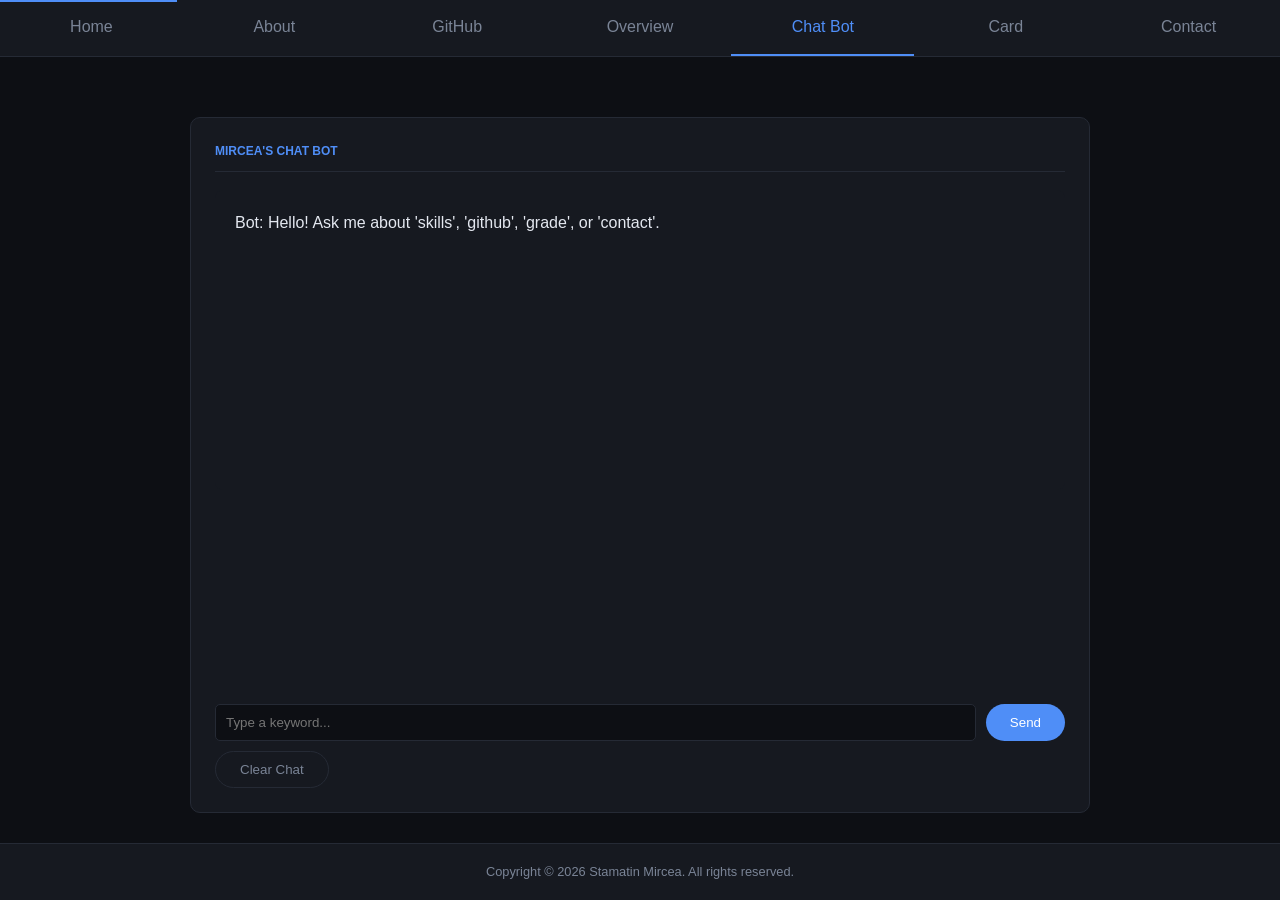
<file: chatbot.html>
<!doctype html>
<html lang="en">
  <head>
    <meta charset="UTF-8" />
    <meta name="viewport" content="width=device-width, initial-scale=1.0" />
    <link rel="stylesheet" href="./css/style.css" />
    <title>AI Chat – Stamatin Mircea</title>
  </head>
  <body>
    <a href="#main-content" class="skip-link">Skip to main content</a>

    <header>
      <nav aria-label="main navigation">
        <ul>
          <li><a href="index.html">Home</a></li>
          <li><a href="about.html">About</a></li>
          <li><a href="github.html">GitHub</a></li>
          <li><a href="overview.html">Overview</a></li>
          <li><a href="chatbot.html" class="active">Chat Bot</a></li>
          <li><a href="card.html">Card</a></li>
          <li><a href="contact.html">Contact</a></li>
        </ul>
      </nav>
    </header>

    <main
      id="main-content"
      class="cv-section page-center"
      style="height: calc(100vh - 204.06px); margin-top: 60px;display: flex; flex-direction: column;justify-content: space-between;"
    >
  <div class="chatbot-top">
      <h2>Mircea's Chat Bot</h2>
      <div
        id="chat-window"
        style="
          height: 300px;
          overflow-y: auto;
          background: #161920;
          padding: 20px;
          border-radius: 8px;
          margin-bottom: 10px;
          margin-top: 10px;
        "
      >
        <div class="bot-msg">
          Bot: Hello! Ask me about 'skills', 'github', 'grade', or 'contact'.
        </div>
      </div>
      </div>
      <div class="chatbot-bot">
      <form id="chat-form" style="display: flex; gap: 10px">
        <input
          type="text"
          id="user-input"
          placeholder="Type a keyword..."
          style="
            flex: 1;
            padding: 10px;
            border-radius: 5px;
            border: 1px solid #252a35;
            background: #0d0f14;
            color: white;
          "
        />
        <button type="submit" class="submit-btn">Send</button>
      </form>
      <button id="clear-btn" class="reset-btn" style="margin-top: 10px">
        Clear Chat
      </button>
      </div>
    </main>

    <footer>
      <p>Copyright &copy; 2026 Stamatin Mircea. All rights reserved.</p>
    </footer>
    <script src="./javascript/chatbot.js"></script>
  </body>
</html>
</file>
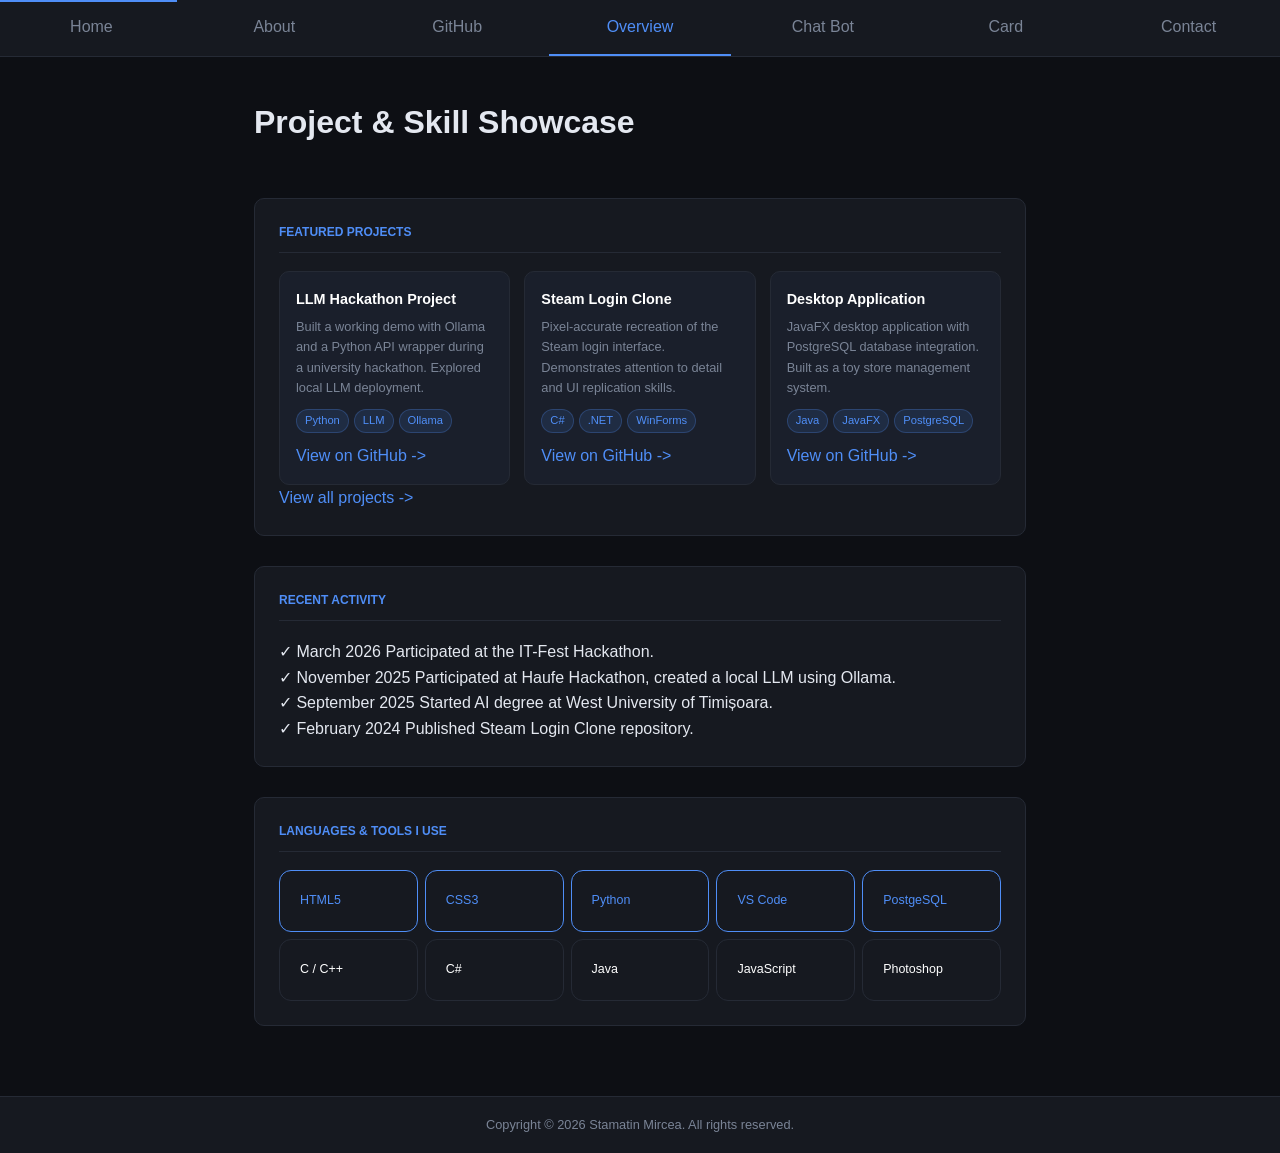
<file: overview.html>
<!doctype html>
<html lang="en">
  <head>
    <meta charset="UTF-8" />
    <meta name="viewport" content="width=device-width, initial-scale=1.0" />
    <link rel="stylesheet" href="./css/style.css" />
    <title>Project Overview - Mircea</title>
    <style>
      /* Internal CSS requirement */
      .overview-container {
        padding: 40px 5%;
      }

      /* CSS GRID for the 4-card layout */
      .grid-layout {
        display: grid;
        grid-template-columns: repeat(auto-fit, minmax(250px, 1fr));
        gap: 20px;
        margin-top: 30px;
      }

      .card {
        background: #161920;
        border: 1px solid #252a35;
        padding: 20px;
        border-radius: 12px;
        display: flex; /* Flexbox for card internal content */
        flex-direction: column;
        justify-content: space-between;
      }

      /* Styling one card differently (Requirement) */
      .card.featured {
        border: 2px solid #4f8ef7;
        box-shadow: 0 0 15px rgba(79, 142, 247, 0.3);
      }

      /* Media Query (Requirement) */
      @media (max-width: 600px) {
        .grid-layout {
          grid-template-columns: 1fr;
        }
        h1 {
          font-size: 1.5rem;
        }
      }
    </style>
  </head>
  <body>
    <a href="#main-content" class="skip-link">Skip to main content</a>

    <header>
      <nav aria-label="main navigation">
        <ul>
          <li><a href="index.html">Home</a></li>
          <li><a href="about.html">About</a></li>
          <li><a href="github.html">GitHub</a></li>
          <li><a href="overview.html" class="active">Overview</a></li>
          <li><a href="chatbot.html">Chat Bot</a></li>
          <li><a href="card.html">Card</a></li>
          <li><a href="contact.html">Contact</a></li>
        </ul>
      </nav>
    </header>
    <main id="main-content" class="overview-container page-center">
      <h1>Project & Skill Showcase</h1>
      <section class="cv-section" style="margin-top: 50px">
        <h2>Featured Projects</h2>
        <div class="cards-grid">
          <article class="project-card">
            <h3>LLM Hackathon Project</h3>
            <p>
              Built a working demo with Ollama and a Python API wrapper during a
              university hackathon. Explored local LLM deployment.
            </p>
            <div class="tags">
              <span class="tag">Python</span>
              <span class="tag">LLM</span>
              <span class="tag">Ollama</span>
            </div>
            <a href="https://github.com/MissingMirkea/HaufeInternship2025"
              >View on GitHub -></a
            >
          </article>

          <article class="project-card">
            <h3>Steam Login Clone</h3>
            <p>
              Pixel-accurate recreation of the Steam login interface.
              Demonstrates attention to detail and UI replication skills.
            </p>
            <div class="tags">
              <span class="tag">C#</span>
              <span class="tag">.NET</span>
              <span class="tag">WinForms</span>
            </div>
            <a href="https://github.com/MissingMirkea/SteamLabel"
              >View on GitHub -></a
            >
          </article>

          <article class="project-card">
            <h3>Desktop Application</h3>
            <p>
              JavaFX desktop application with PostgreSQL database integration.
              Built as a toy store management system.
            </p>
            <div class="tags">
              <span class="tag">Java</span>
              <span class="tag">JavaFX</span>
              <span class="tag">PostgreSQL</span>
            </div>
            <a href="https://github.com/MissingMirkea/ToyStore"
              >View on GitHub -></a
            >
          </article>
        </div>
        <div class="section-footer">
          <a href="github.html" class="link">View all projects -></a>
        </div>
      </section>

      <section class="cv-section">
        <h2>Recent Activity</h2>
        <div class="activity-list">
          <div class="activity-item">
            <span class="activity-date">✓ March 2026</span>
            <span class="activity-desc"
              >Participated at the IT-Fest Hackathon.</span
            >
          </div>
          <div class="activity-item">
            <span class="activity-date">✓ November 2025</span>
            <span class="activity-desc"
              >Participated at Haufe Hackathon, created a local LLM using
              Ollama.</span
            >
          </div>
          <div class="activity-item">
            <span class="activity-date">✓ September 2025</span>
            <span class="activity-desc"
              >Started AI degree at West University of Timișoara.</span
            >
          </div>
          <div class="activity-item">
            <span class="activity-date">✓ February 2024</span>
            <span class="activity-desc"
              >Published Steam Login Clone repository.</span
            >
          </div>
        </div>
      </section>

      <section class="cv-section">
        <h2>Languages & Tools I Use</h2>
        <div class="skills">
          <span class="card accent">HTML5</span>
          <span class="card accent">CSS3</span>
          <span class="card accent">Python</span>
          <span class="card accent">VS Code</span>
          <span class="card accent">PostgeSQL</span>
          <span class="card">C / C++</span>
          <span class="card">C#</span>
          <span class="card">Java</span>
          <span class="card">JavaScript</span>
          <span class="card">Photoshop</span>
        </div>
      </section>
    </main>
    <footer>
      <p>Copyright &copy; 2026 Stamatin Mircea. All rights reserved.</p>
    </footer>
  </body>
</html>
</file>
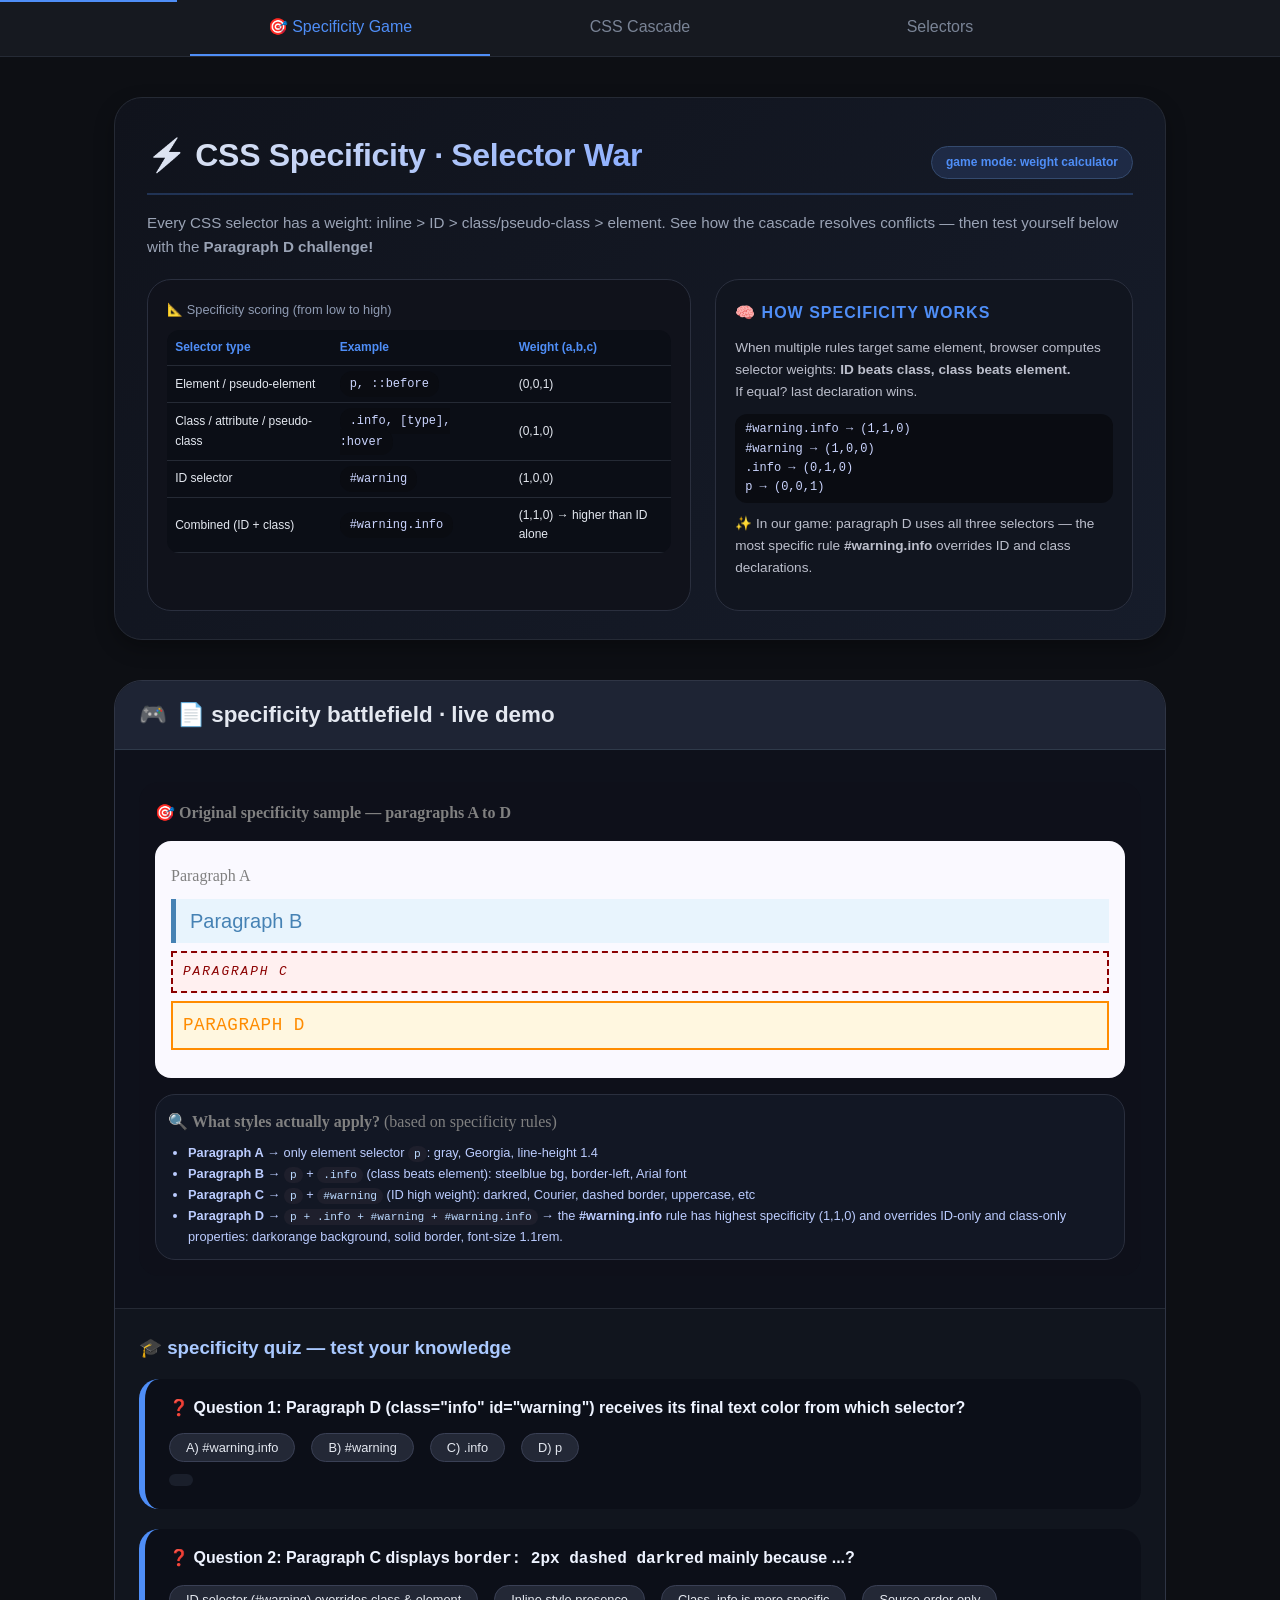
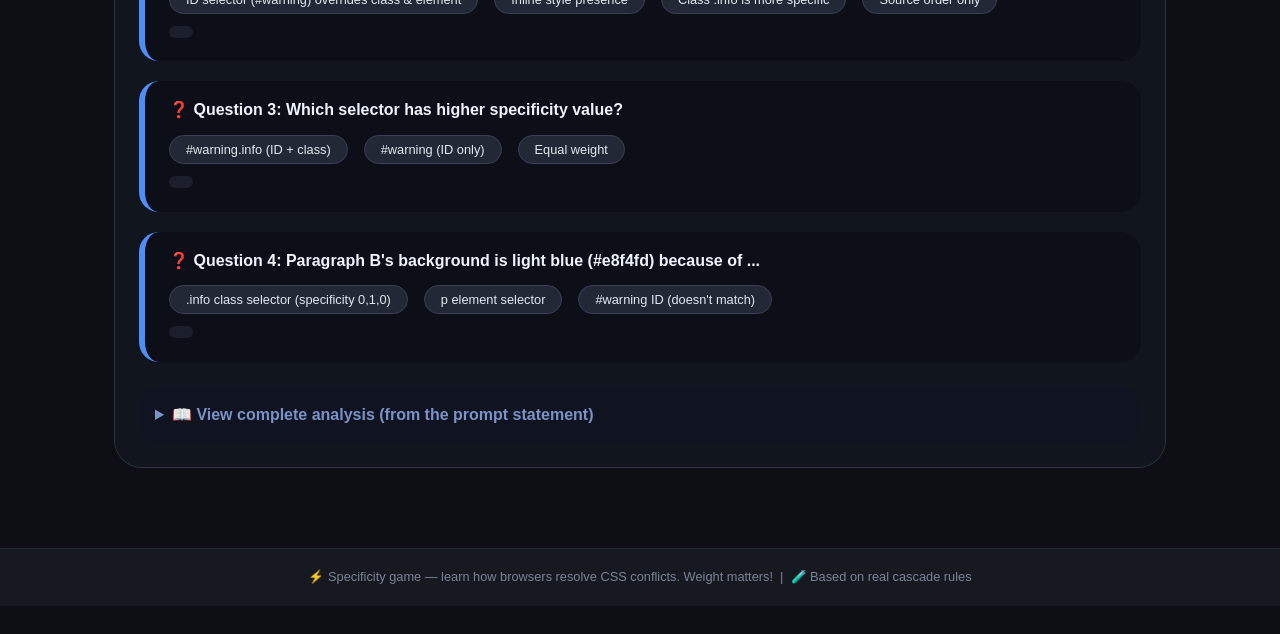
<file: specifity.html>
<!DOCTYPE html>
<html lang="en">
<head>
  <meta charset="UTF-8">
  <meta name="viewport" content="width=device-width, initial-scale=1.0, viewport-fit=cover">
  <title>Specificity Game · CSS cascade & selector weight</title>
  <style>
    * {
      margin: 0;
      padding: 0;
      box-sizing: border-box;
    }

    body {
      font-family: Verdana, sans-serif;
      background-color: #0d0f14;
      color: #e4e8f0;
      line-height: 1.6;
      min-height: 100vh;
      padding-bottom: 2rem;
    }

    a {
      color: #4f8ef7;
      text-decoration: none;
    }
    a:hover {
      text-decoration: underline;
    }

    .skip-link {
      position: absolute;
      top: -40px;
      left: 0;
      background: #4f8ef7;
      color: white;
      padding: 8px 16px;
      z-index: 100;
    }
    .skip-link:focus {
      top: 0;
    }

    header {
      position: sticky;
      top: 0;
      background-color: #161920;
      border-bottom: 1px solid #252a35;
      z-index: 50;
    }
    nav ul {
      list-style: none;
      display: flex;
      max-width: 900px;
      margin: 0 auto;
    }
    nav ul li {
      flex: 1;
      text-align: center;
    }
    nav ul li a {
      display: block;
      padding: 14px 0;
      color: #7a8496;
      border-bottom: 2px solid transparent;
      font-weight: 500;
      transition: 0.2s;
    }
    nav ul li a:hover,
    nav ul li a.active {
      color: #4f8ef7;
      border-bottom: 2px solid #4f8ef7;
      text-decoration: none;
    }

    main {
      max-width: 1100px;
      margin: 0 auto;
      padding: 40px 24px;
    }

    .specificity-hero {
      background: linear-gradient(135deg, #10131c 0%, #161c2a 100%);
      border-radius: 28px;
      border: 1px solid #252a35;
      padding: 2rem 2rem 1.8rem 2rem;
      margin-bottom: 2.5rem;
      box-shadow: 0 8px 20px rgba(0,0,0,0.3);
    }
    .spec-title {
      display: flex;
      align-items: baseline;
      flex-wrap: wrap;
      justify-content: space-between;
      gap: 1rem;
      margin-bottom: 1rem;
      border-bottom: 2px solid #4f8ef740;
      padding-bottom: 0.75rem;
    }
    .spec-title h1 {
      font-size: 2rem;
      background: linear-gradient(135deg, #e4e8f0, #8aadff);
      background-clip: text;
      -webkit-background-clip: text;
      color: transparent;
      letter-spacing: -0.3px;
    }
    .spec-badge {
      background: #1e2a45;
      border-radius: 40px;
      padding: 6px 14px;
      font-size: 0.75rem;
      font-weight: bold;
      color: #4f8ef7;
      border: 1px solid #344a6e;
    }
    .spec-intro {
      color: #9aa3b5;
      margin-bottom: 1rem;
      font-size: 0.95rem;
    }
    .specificity-grid {
      display: flex;
      flex-wrap: wrap;
      gap: 24px;
      margin-top: 20px;
    }
    .game-preview {
      flex: 2;
      min-width: 260px;
      background: #10121b;
      border-radius: 24px;
      border: 1px solid #2a2f3e;
      padding: 1.2rem;
    }
    .rule-explanation {
      flex: 1.5;
      min-width: 240px;
      background: #11151f;
      border-radius: 24px;
      border: 1px solid #2a2f3e;
      padding: 1.2rem;
    }
    .rule-explanation h3 {
      color: #4f8ef7;
      font-size: 1rem;
      text-transform: uppercase;
      letter-spacing: 1px;
      margin-bottom: 12px;
    }
    .rule-explanation p {
      font-size: 0.85rem;
      color: #bcbfcc;
      margin-bottom: 12px;
    }
    .spec-table {
      width: 100%;
      border-collapse: collapse;
      font-size: 0.75rem;
      background: #0b0e16;
      border-radius: 12px;
      overflow: hidden;
    }
    .spec-table th, .spec-table td {
      padding: 8px 8px;
      border-bottom: 1px solid #252a35;
      text-align: left;
    }
    .spec-table th {
      color: #4f8ef7;
      font-weight: 600;
    }
    .code-sample {
      background: #0a0c12;
      padding: 6px 10px;
      border-radius: 12px;
      font-family: 'Courier New', monospace;
      font-size: 0.75rem;
      color: #cbd5ff;
    }

    .specificity-game-card {
      background: #161920;
      border-radius: 28px;
      border: 1px solid #2f3545;
      overflow: hidden;
      margin-top: 2rem;
    }
    .game-header {
      background: #1e2434;
      padding: 1rem 1.5rem;
      border-bottom: 1px solid #2f3a4a;
    }
    .game-header h2 {
      font-size: 1.4rem;
      font-weight: 600;
      display: flex;
      align-items: center;
      gap: 10px;
    }
    .game-header h2:before {
      content: "🎮";
      font-size: 1.4rem;
    }
    .demo-box {
      padding: 2rem 1.5rem;
      background: #0e111b;
      border-bottom: 1px solid #252a35;
    }
    .question-panel {
      padding: 1.5rem;
      background: #11151e;
    }
    .question-item {
      background: #0c0f18;
      border-radius: 20px;
      padding: 1rem 1.5rem;
      margin-bottom: 20px;
      border-left: 6px solid #4f8ef7;
    }
    .question-text {
      font-weight: bold;
      margin-bottom: 12px;
      font-size: 1rem;
      color: #eef3ff;
    }
    .answer-area {
      display: flex;
      flex-wrap: wrap;
      align-items: center;
      gap: 16px;
      margin-top: 8px;
    }
    .answer-area button {
      background: #232836;
      border: 1px solid #3a4055;
      color: #e4e8f0;
      padding: 6px 16px;
      border-radius: 40px;
      font-size: 0.8rem;
      cursor: pointer;
      transition: 0.2s;
    }
    .answer-area button:hover {
      background: #4f8ef7;
      border-color: #4f8ef7;
      color: white;
    }
    .feedback {
      margin-top: 12px;
      font-size: 0.85rem;
      padding: 6px 12px;
      border-radius: 12px;
      background: #1a1f2b;
      display: inline-block;
    }
    .feedback.correct {
      color: #7bed9f;
      border-left: 3px solid #7bed9f;
      background: #1e2a2a;
    }
    .feedback.wrong {
      color: #ff8a7a;
      border-left: 3px solid #ff8a7a;
      background: #2a1e1e;
    }
    hr {
      border-color: #2a2f3e;
      margin: 12px 0;
    }
    .style-tag {
      font-family: monospace;
      background: #1e1f2c;
      padding: 2px 6px;
      border-radius: 12px;
      font-size: 0.7rem;
      color: #bbd9ff;
    }
    footer {
      border-top: 1px solid #252a35;
      text-align: center;
      padding: 18px;
      font-size: 0.8rem;
      color: #7a8496;
      background-color: #161920;
      margin-top: 40px;
    }
    @media (max-width: 700px) {
      .specificity-grid {
        flex-direction: column;
      }
      .answer-area {
        flex-direction: column;
        align-items: flex-start;
      }
    }
  </style>
</head>
<body>
  <a href="#main-content" class="skip-link">Skip to main content</a>

  <header>
    <nav>
      <ul>
        <li><a href="#" class="active">🎯 Specificity Game</a></li>
        <li><a href="#">CSS Cascade</a></li>
        <li><a href="#">Selectors</a></li>
      </ul>
    </nav>
  </header>

  <main id="main-content">
    <div class="specificity-hero">
      <div class="spec-title">
        <h1>⚡ CSS Specificity · Selector War</h1>
        <div class="spec-badge">game mode: weight calculator</div>
      </div>
      <p class="spec-intro">Every CSS selector has a weight: inline > ID > class/pseudo-class > element. See how the cascade resolves conflicts — then test yourself below with the <strong>Paragraph D challenge!</strong></p>
      <div class="specificity-grid">
        <div class="game-preview">
          <div style="font-size:0.8rem; color:#8f9bb3; margin-bottom: 10px;">📐 Specificity scoring (from low to high)</div>
          <table class="spec-table">
            <thead><tr><th>Selector type</th><th>Example</th><th>Weight (a,b,c)</th></tr></thead>
            <tbody>
              <tr><td>Element / pseudo-element</td><td><span class="code-sample">p, ::before</span></td><td>(0,0,1)</td></tr>
              <tr><td>Class / attribute / pseudo-class</td><td><span class="code-sample">.info, [type], :hover</span></td><td>(0,1,0)</td></tr>
              <tr><td>ID selector</td><td><span class="code-sample">#warning</span></td><td>(1,0,0)</td></tr>
              <tr><td>Combined (ID + class)</td><td><span class="code-sample">#warning.info</span></td><td>(1,1,0) → higher than ID alone</td></tr>
            </tbody>
          </table>
        </div>
        <div class="rule-explanation">
          <h3>🧠 how specificity works</h3>
          <p>When multiple rules target same element, browser computes selector weights: <strong>ID beats class, class beats element.</strong><br> If equal? last declaration wins.</p>
          <div class="code-sample" style="margin-top: 8px;">
            #warning.info → (1,1,0) <br>
            #warning → (1,0,0) <br>
            .info → (0,1,0) <br>
            p → (0,0,1)
          </div>
          <p style="margin-top: 10px;">✨ In our game: paragraph D uses all three selectors — the most specific rule <strong>#warning.info</strong> overrides ID and class declarations.</p>
        </div>
      </div>
    </div>

    <div class="specificity-game-card">
      <div class="game-header">
        <h2>📄 specificity battlefield · live demo</h2>
      </div>
      <div class="demo-box">
        <style>
          .demo-box p {
            color: gray;
            font-size: 1rem;
            font-family: Georgia, serif;
            line-height: 1.4;
            padding: 4px 0;
            margin-bottom: 8px;
          }
          .demo-box .info {
            color: steelblue;
            font-size: 1.25rem;
            background-color: #e8f4fd;
            padding: 8px 14px;
            border-left: 5px solid steelblue;
            font-family: Arial, sans-serif;
          }
          .demo-box #warning {
            color: darkred;
            font-size: 0.8rem;
            font-style: italic;
            text-transform: uppercase;
            letter-spacing: 0.15em;
            border: 2px dashed darkred;
            padding: 10px;
            background-color: #fff0f0;
            font-family: 'Courier New', monospace;
          }
          .demo-box #warning.info {
            color: darkorange;
            background-color: #fff7e0;
            border: 2px solid darkorange;
            font-size: 1.1rem;
            font-style: normal;
            letter-spacing: 0.03em;
          }
          .demo-box * {
            margin: 0;
            box-sizing: border-box;
          }
        </style>
        <div style="background: #0e101a; border-radius: 20px; padding: 1rem;">
          <p><strong>🎯 Original specificity sample — paragraphs A to D</strong></p>
          <div style="background: #faf9ff; border-radius: 16px; padding: 20px 16px; margin-top: 12px; color: #111; font-family: inherit;">
            <p>Paragraph A</p>
            <p class="info">Paragraph B</p>
            <p id="warning">Paragraph C</p>
            <p class="info" id="warning">Paragraph D</p>
          </div>
          <div class="rule-explanation" style="margin-top: 16px; background: #121724; border-radius: 20px; padding: 12px;">
            <p style="margin-bottom: 6px;">🔍 <strong>What styles actually apply?</strong> (based on specificity rules)</p>
            <ul style="font-size: 0.8rem; color: #bbccff; margin-left: 20px;">
              <li><strong>Paragraph A</strong> → only element selector <span class="style-tag">p</span>: gray, Georgia, line-height 1.4</li>
              <li><strong>Paragraph B</strong> → <span class="style-tag">p</span> + <span class="style-tag">.info</span> (class beats element): steelblue bg, border-left, Arial font</li>
              <li><strong>Paragraph C</strong> → <span class="style-tag">p</span> + <span class="style-tag">#warning</span> (ID high weight): darkred, Courier, dashed border, uppercase, etc</li>
              <li><strong>Paragraph D</strong> → <span class="style-tag">p + .info + #warning + #warning.info</span> → the <strong>#warning.info</strong> rule has highest specificity (1,1,0) and overrides ID-only and class-only properties: darkorange background, solid border, font-size 1.1rem.</li>
            </ul>
          </div>
        </div>
      </div>

      <div class="question-panel">
        <h3 style="color: #aac9ff; margin-bottom: 16px;">🎓 specificity quiz — test your knowledge</h3>
        
        <div class="question-item" id="quiz1">
          <div class="question-text">❓ <strong>Question 1:</strong> Paragraph D (class="info" id="warning") receives its final text color from which selector?</div>
          <div class="answer-area">
            <button onclick="checkAnswer(1, '#warning.info')">A) #warning.info</button>
            <button onclick="checkAnswer(1, '#warning')">B) #warning</button>
            <button onclick="checkAnswer(1, '.info')">C) .info</button>
            <button onclick="checkAnswer(1, 'p')">D) p</button>
          </div>
          <div id="feedback1" class="feedback"></div>
        </div>

        <div class="question-item" id="quiz2">
          <div class="question-text">❓ <strong>Question 2:</strong> Paragraph C displays <code>border: 2px dashed darkred</code> mainly because ...?</div>
          <div class="answer-area">
            <button onclick="checkAnswer(2, 'ID selector weight')">ID selector (#warning) overrides class & element</button>
            <button onclick="checkAnswer(2, 'inline style')">Inline style presence</button>
            <button onclick="checkAnswer(2, 'class .info')">Class .info is more specific</button>
            <button onclick="checkAnswer(2, 'source order')">Source order only</button>
          </div>
          <div id="feedback2" class="feedback"></div>
        </div>

        <div class="question-item" id="quiz3">
          <div class="question-text">❓ <strong>Question 3:</strong> Which selector has higher specificity value?</div>
          <div class="answer-area">
            <button onclick="checkAnswer(3, '#warning.info')">#warning.info (ID + class)</button>
            <button onclick="checkAnswer(3, '#warning')">#warning (ID only)</button>
            <button onclick="checkAnswer(3, 'equal weight')">Equal weight</button>
          </div>
          <div id="feedback3" class="feedback"></div>
        </div>

        <div class="question-item" id="quiz4">
          <div class="question-text">❓ <strong>Question 4:</strong> Paragraph B's background is light blue (#e8f4fd) because of ...</div>
          <div class="answer-area">
            <button onclick="checkAnswer(4, '.info class selector')">.info class selector (specificity 0,1,0)</button>
            <button onclick="checkAnswer(4, 'p element only')">p element selector</button>
            <button onclick="checkAnswer(4, '#warning ID')">#warning ID (doesn't match)</button>
          </div>
          <div id="feedback4" class="feedback"></div>
        </div>

        <div style="margin-top: 24px; background: #0f1420; border-radius: 20px; padding: 16px;">
          <details>
            <summary style="cursor: pointer; color: #7a92c7; font-weight: 600;">📖 View complete analysis (from the prompt statement) </summary>
            <div style="margin-top: 15px; font-size: 0.85rem; color: #cbd5e6;">
              <p><strong>✅ Paragraph A</strong> receives properties from the element selector (p): color: gray, font-size: 1rem, font-family: Georgia, serif, line-height: 1.4, padding: 4px 0.</p>
              <p><strong>✅ Paragraph B</strong> receives properties from element + class (.info): color: steelblue, font-size: 1.25rem, background-color: #e8f4fd, padding: 8px 14px, border-left: 5px solid steelblue, font-family: Arial, sans-serif (from .info), and line-height: 1.4 (from p).</p>
              <p><strong>✅ Paragraph C</strong> receives from p + #warning: color: darkred, font-size: 0.8rem, font-style: italic, text-transform, letter-spacing, border dashed, background #fff0f0, font-family monospace (all from #warning). line-height: 1.4 from p.</p>
              <p><strong>✅ Paragraph D</strong> receives highest combined selector (#warning.info): color: darkorange, background: #fff7e0, border: 2px solid darkorange, font-size: 1.1rem, font-style normal, letter-spacing: 0.03em. Font-family from #warning (Courier New) and line-height from p.</p>
              <p>🎯 <em>Specificity wins: element (0,0,1) &lt; class (0,1,0) &lt; ID (1,0,0) &lt; ID+class (1,1,0). Paragraph D rule overrides both ID and class declarations.</em></p>
            </div>
          </details>
        </div>
      </div>
    </div>
  </main>

  <footer>
    <p>⚡ Specificity game — learn how browsers resolve CSS conflicts. Weight matters! &nbsp;|&nbsp; 🧪 Based on real cascade rules</p>
  </footer>

  <script>
    function checkAnswer(questionNum, selectedValue) {
      const correctMap = {
        1: '#warning.info',
        2: 'ID selector weight',
        3: '#warning.info',
        4: '.info class selector'
      };
      const isCorrect = (correctMap[questionNum] === selectedValue);
      const feedbackDiv = document.getElementById(`feedback${questionNum}`);
      if (feedbackDiv) {
        if (isCorrect) {
          feedbackDiv.innerHTML = '✅ Correct! ' + getExplanation(questionNum, true);
          feedbackDiv.className = 'feedback correct';
        } else {
          feedbackDiv.innerHTML = '❌ Not quite. ' + getExplanation(questionNum, false);
          feedbackDiv.className = 'feedback wrong';
        }
        setTimeout(() => {
          if (feedbackDiv) {
          }
        }, 3000);
      }
    }

    function getExplanation(q, isCorrect) {
      const explanations = {
        1: `Paragraph D matches both ID (#warning) and class (.info). The rule #warning.info has specificity (1,1,0) which is higher than #warning (1,0,0) or .info (0,1,0). Thus, color: darkorange from #warning.info applies.`,
        2: `The ID selector (#warning) has specificity (1,0,0), easily overriding any class or element styles for border property. Paragraph C has no .info, so the ID rule sets dashed darkred border.`,
        3: `#warning.info includes an ID and a class → specificity (1,1,0). #warning alone is (1,0,0). The combined selector always wins.`,
        4: `Paragraph B has class="info" but no ID. The .info selector specificity (0,1,0) beats element selector and overrides background to #e8f4fd, making light blue background.`
      };
      let base = explanations[q] || "Check specificity weights again.";
      if (!isCorrect && q===1) base = "Remember: #warning.info overrides #warning because it includes an extra class. Try again! " + explanations[1];
      if (!isCorrect && q===2) base = "ID selector specificity dominates #warning rule. " + explanations[2];
      if (!isCorrect && q===3) base = "Combined ID+class yields higher specificity than just ID. " + explanations[3];
      if (!isCorrect && q===4) base = "Class .info provides the background – no ID present. " + explanations[4];
      return base;
    }

    window.onload = () => {
      for(let i=1;i<=4;i++) {
        const fb = document.getElementById(`feedback${i}`);
        if(fb) {
          fb.innerHTML = '';
          fb.className = 'feedback';
        }
      }
    };
  </script>
</body>
</html>
</file>
<file: css/style.css>
* {
  margin: 0;
  padding: 0;
  box-sizing: border-box;
}

body {
  font-family: Verdana, sans-serif;
  background-color: #0d0f14;
  color: #e4e8f0;
  line-height: 1.6;
  min-height: 100vh;
}

a {
  color: #4f8ef7;
  text-decoration: none;
}

a:hover {
  text-decoration: underline;
}

.skip-link {
  position: absolute;
  top: -40px;
  left: 0;
  background: #4f8ef7;
  color: white;
  padding: 8px 16px;
  z-index: 100;
}

.skip-link:focus {
  top: 0;
}

header {
  position: sticky;
  top: 0;
  background-color: #161920;
  border-bottom: 1px solid #252a35;
}

nav ul {
  list-style: none;
  display: flex;
}

nav ul li {
  flex: 1;
  text-align: center;
}

nav ul li a {
  display: block;
  padding: 14px 0;
  color: #7a8496;
  border-bottom: 2px solid transparent;
}

nav ul li a:hover,
nav ul li a.active {
  color: #4f8ef7;
  border-bottom: 2px solid #4f8ef7;
  text-decoration: none;
}

#descript {
  display: flex;
  align-items: center;
  gap: 40px;
  padding: 60px 40px;
  background-color: #002665;
  justify-content: center;
  border-bottom: 1px solid #252a35;
}

.descript-left img {
  width: 120px;
  height: 120px;
  border-radius: 50%;
  object-fit: cover;
  border: 3px solid #4f8ef7;
}

.descript-right h1 {
  font-size: 2rem;
  color: white;
  margin-bottom: 10px;
}

.descript-right p {
  color: #7a8496;
  max-width: 420px;
}

.location {
  font-size: 1rem;
  color: #7a8496;
}

main {
  max-width: 900px;
  margin: 0 auto;
  padding: 40px 24px;
}

.page-center {
  display: flex;
  flex-direction: column;
  justify-content: center;
  align-items: center;
  padding: 40px 24px;
}

.page-center > * {
  width: 100%;
  max-width: 900px;
}

.cv-section {
  background-color: #161920;
  border: 1px solid #252a35;
  border-radius: 10px;
  padding: 24px;
  margin-bottom: 30px;
}

.cv-section h2 {
  font-size: 0.75rem;
  text-transform: uppercase;
  color: #4f8ef7;
  margin-bottom: 18px;
  padding-bottom: 10px;
  border-bottom: 1px solid #252a35;
}

.cards-grid {
  display: grid;
  grid-template-columns: repeat(auto-fill, minmax(200px, 1fr));
  gap: 14px;
}

.project-card {
  background-color: #1a1f2b;
  border: 1px solid #252a35;
  border-radius: 10px;
  padding: 16px;
}

.project-card h3 {
  font-size: 0.9rem;
  color: white;
  margin-bottom: 6px;
}

.project-card p {
  font-size: 0.8rem;
  color: #7a8496;
  margin-bottom: 10px;
}

.tags {
  display: flex;
  flex-wrap: wrap;
  gap: 5px;
  margin-bottom: 10px;
}

.tag {
  font-size: 0.7rem;
  padding: 2px 8px;
  border-radius: 20px;
  background-color: rgba(79, 142, 247, 0.12);
  color: #4f8ef7;
  border: 1px solid rgba(79, 142, 247, 0.25);
}

.skills {
  display: grid;
  /* 1fr means 1 fractorial unit which is 1 equal part, so if the width of the box is 200 px 1fr=200px, 2fr=100px */
  grid-template-columns: repeat(5, 1fr);
  grid-template-rows: repeat(2, 1fr);
  gap: 7px;
}

.card {
  display: inline-block;
  padding: 4px 12px;
  border-radius: 20px;
  font-size: 0.78rem;
  background-color: #1a1f2b;
  border: 1px solid #252a35;
  color: #e4e8f0;
}

.card.accent {
  border-color: #4f8ef7;
  color: #4f8ef7;
}

.timeline-item {
  display: flex;
  gap: 16px;
  margin-bottom: 20px;
}

.timeline-dot {
  width: 10px;
  height: 10px;
  border-radius: 50%;
  background-color: #4f8ef7;
  margin-top: 6px;
}

.timeline-content h3 {
  font-size: 0.95rem;
  color: white;
  margin-bottom: 2px;
}

.timeline-content .meta {
  font-size: 0.8rem;
  color: #7a8496;
  margin-bottom: 4px;
}

.timeline-content p {
  font-size: 0.85rem;
  color: #e4e8f0;
}

.contact-list {
  display: flex;
  flex-direction: column;
  gap: 12px;
  margin-bottom: 18px;
}

.contact-item {
  display: flex;
  align-items: center;
  gap: 12px;
  font-size: 0.88rem;
}

.contact-icon {
  width: 28px;
  height: 28px;
  border-radius: 8px;
  background-color: #1e2a45;
  border: 1px solid #252a35;
  display: flex;
  align-items: center;
  justify-content: center;
}

.cta-link {
  display: inline-block;
  padding: 8px 18px;
  border-radius: 25px;
  background-color: #4f8ef7;
  color: white;
  font-size: 0.85rem;
}

.cta-link:hover {
  opacity: 0.85;
  text-decoration: none;
}

footer {
  border-top: 1px solid #252a35;
  text-align: center;
  padding: 18px;
  font-size: 0.8rem;
  color: #7a8496;
      background-color: #161920;
}

.learning-list {
  display: flex;
  flex-direction: column;
  gap: 16px;
}

.learning-item {
  display: flex;
  gap: 14px;
}

.learning-icon {
  font-size: 1.3rem;
  width: 40px;
}

.learning-item strong {
  color: white;
}

.learning-item p {
  font-size: 0.8rem;
  color: #7a8496;
}

.status-badge {
  display: inline-flex;
  align-items: center;
  gap: 8px;
  background-color: rgba(79, 142, 247, 0.12);
  border: 1px solid rgba(79, 142, 247, 0.25);
  border-radius: 30px;
  padding: 8px 16px;
  margin-top: 16px;
}

.dot {
  width: 8px;
  height: 8px;
  background-color: #22c55e;
  border-radius: 50%;
  display: inline-block;
}

.projects-table,
.stats-table {
  width: 100%;
  border-collapse: collapse;
  font-size: 0.85rem;
}

.projects-table caption,
.stats-table caption {
  font-size: 0.75rem;
  color: #7a8496;
  margin-bottom: 12px;
  caption-side: bottom;
  padding-top: 10px;
}

.projects-table th,
.stats-table th {
  background-color: #1a1f2b;
  color: #4f8ef7;
  padding: 10px;
  text-align: left;
  border-bottom: 2px solid #252a35;
}

.projects-table td,
.stats-table td {
  padding: 10px;
  border-bottom: 1px solid #252a35;
  color: #e4e8f0;
}

.form-intro {
  color: #7a8496;
  margin-bottom: 24px;
}

.contact-form {
  display: flex;
  flex-direction: column;
  gap: 20px;
}

.form-group {
  display: flex;
  flex-direction: column;
  gap: 6px;
}

.form-group label {
  font-size: 0.85rem;
  font-weight: bold;
  color: #e4e8f0;
}

.required {
  color: #ff5555;
}

.form-group input,
.form-group textarea {
  background-color: #1a1f2b;
  border: 1px solid #252a35;
  border-radius: 8px;
  padding: 10px;
  font-size: 0.9rem;
  color: #e4e8f0;
  font-family: Verdana, sans-serif;
}

.form-group input:focus,
.form-group textarea:focus {
  outline: none;
  border-color: #4f8ef7;
}

.error-message {
  color: #ff5555;
  font-size: 0.75rem;
  display: none;
}

.character-count {
  font-size: 0.7rem;
  color: #7a8496;
  text-align: right;
}

.form-actions {
  display: flex;
  gap: 12px;
  margin-top: 8px;
}

.submit-btn {
  background-color: #4f8ef7;
  color: white;
  border: none;
  padding: 10px 24px;
  border-radius: 25px;
  cursor: pointer;
}

.reset-btn {
  background-color: transparent;
  color: #7a8496;
  border: 1px solid #252a35;
  padding: 10px 24px;
  border-radius: 25px;
  cursor: pointer;
}

.success-message {
  background-color: rgba(34, 197, 94, 0.15);
  border: 1px solid #22c55e;
  border-radius: 8px;
  padding: 12px;
  color: #22c55e;
  text-align: center;
  margin-top: 16px;
}

fieldset {
  border: 1px solid #252a35;
  border-radius: 8px;
  padding: 16px;
  margin-bottom: 20px;
}

legend {
  color: #4f8ef7;
  padding: 0 10px;
  font-size: 0.85rem;
  font-weight: bold;
}

@media (max-width: 640px) {
  #descript {
    flex-direction: column;
    text-align: center;
    padding: 40px 20px;
  }

  nav ul li a {
    font-size: 0.75rem;
    padding: 12px 0;
  }

  .cards-grid {
    grid-template-columns: 1fr;
  }

  .form-actions {
    flex-direction: column;
  }

  .submit-btn,
  .reset-btn {
    width: 100%;
    text-align: center;
  }
}

.card {
  display: grid;
  grid-template-columns: 1fr 240px; 
  background-image: url("images/climber.jpg");
  color: white;
  overflow: hidden; }

.card-body {
  padding: 40px;
  display: flex;
  flex-direction: column;
  justify-content: space-between; 
}

.brand h1 {
  font-size: 2.5rem;
  margin: 0;
  letter-spacing: -1px;
}

.tagline {
  color: var(--accent, #ffd700);
  text-transform: uppercase;
  font-weight: bold;
  font-size: 0.9rem;
}

.sidebar {
  border-left: 1px solid rgba(255, 255, 255, 0.1);
  padding: 40px 20px;
  display: flex;
  flex-direction: column;
  align-items: center;
  justify-content: center;
  gap: 30px;
}

.qr-code img {
  width: 120px;
  height: 120px;
  filter: invert(
    1
  );
  opacity: 0.8;
}

.contact-links {
  display: flex;
  flex-direction: column;
  gap: 12px;
  width: 100%;
}

.contact-links a {
  color: #ccc;
  text-decoration: none;
  font-size: 0.85rem;
  padding: 8px;
  border: 1px solid rgba(255, 255, 255, 0.1);
  border-radius: 6px;
  text-align: center;
  transition: all 0.3s ease;
}

.contact-links a:hover {
  background: white;
  color: black;
}
</file>
